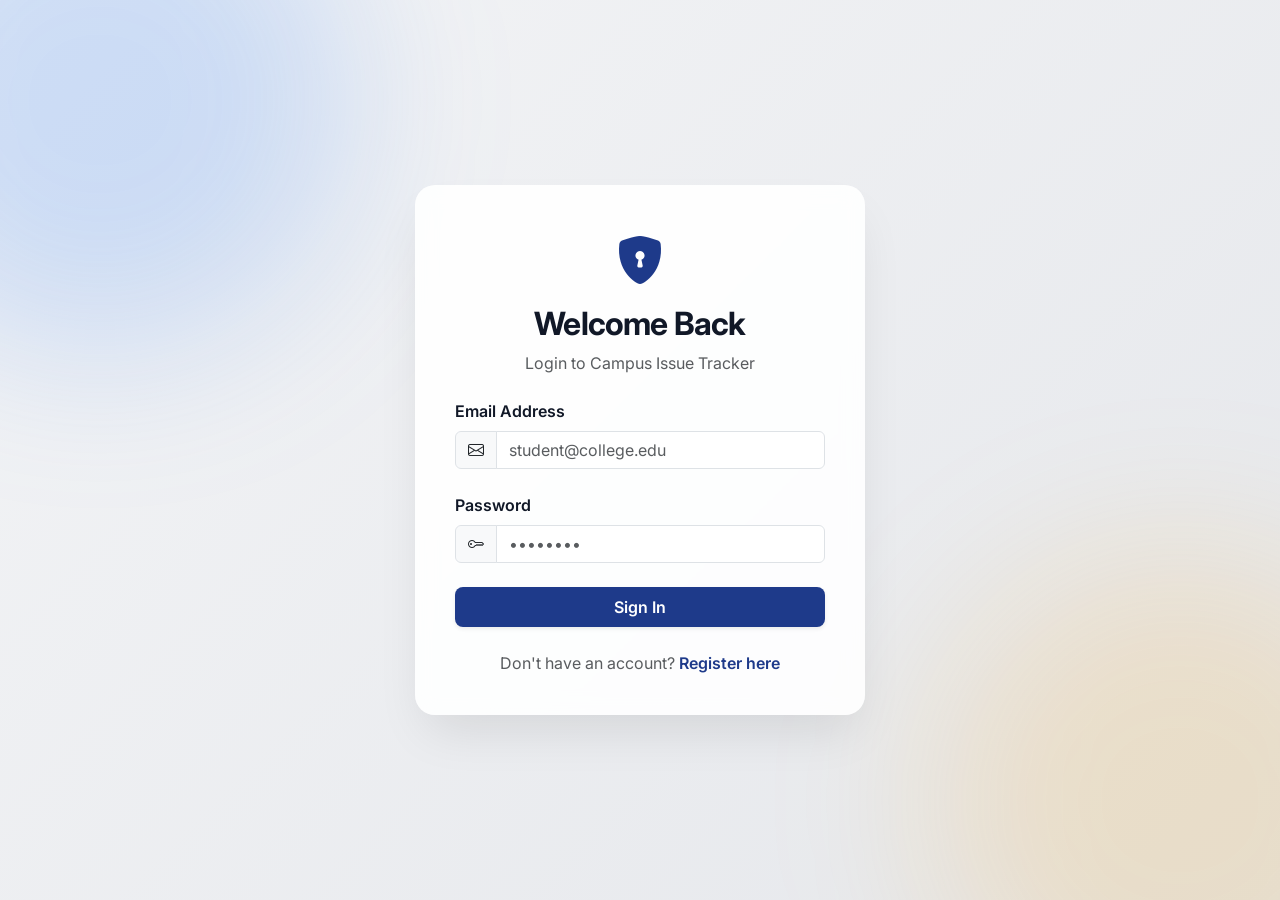
<file: index.html>
<!DOCTYPE html>
<html lang="en">
<head>
    <meta charset="UTF-8">
    <title>Campus Issue Tracker - Redirecting...</title>
    <script src="js/api.js"></script>
    <script>
        // Entry point redirect logic
        document.addEventListener('DOMContentLoaded', () => {
            if (utils.checkAuth()) {
                const user = utils.getUser();
                if (user && (user.role === 'DeptAdmin' || user.role === 'SubDeptAdmin')) {
                    window.location.href = 'admin_dashboard.html';
                } else {
                    window.location.href = 'dashboard.html';
                }
            } else {
                window.location.href = 'login.html';
            }
        });
    </script>
</head>
<body>
    <div style="display:flex; justify-content:center; align-items:center; height:100vh; font-family:sans-serif;">
        <h2>Loading Campus Tracker...</h2>
    </div>
</body>
</html>
</file>
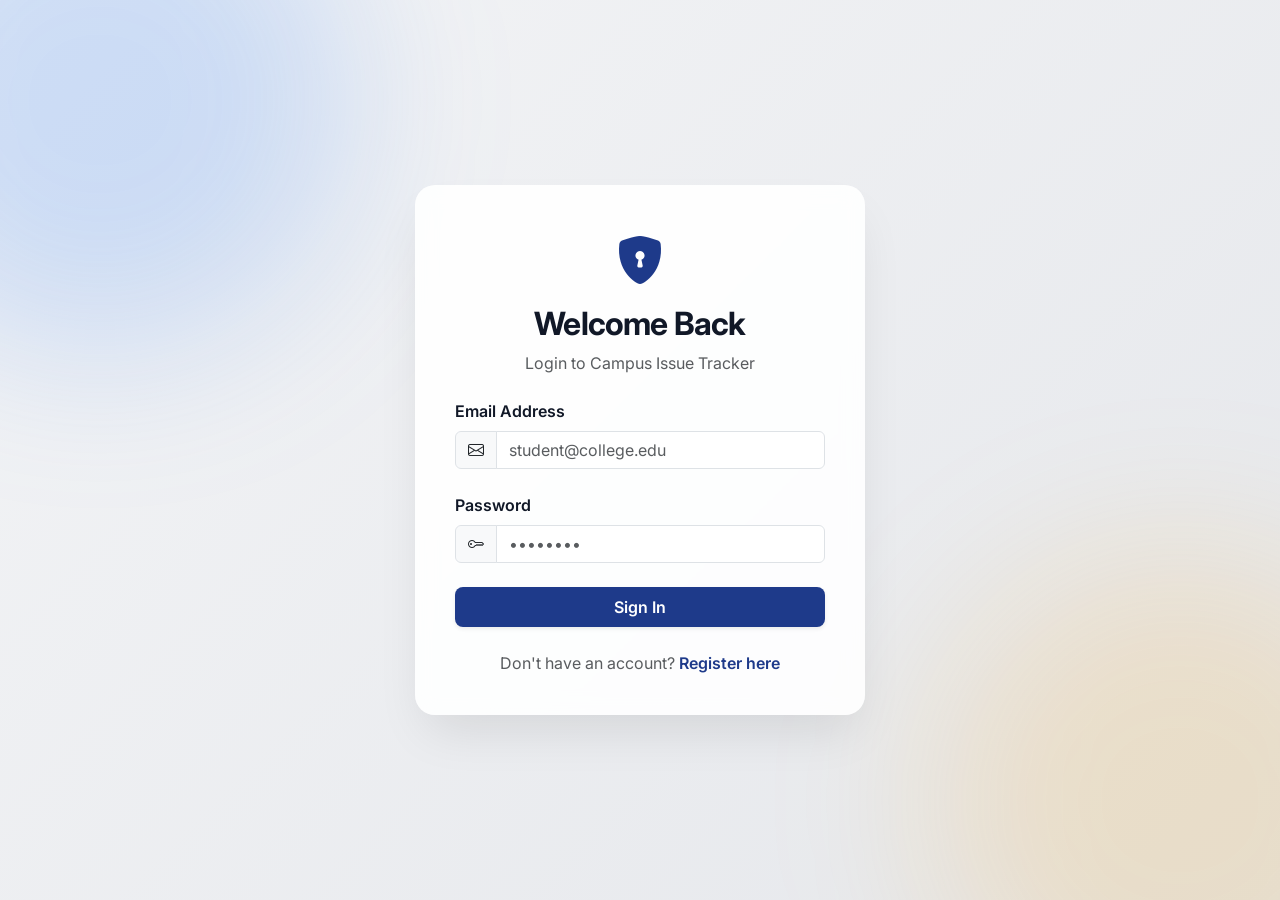
<file: admin_dashboard.html>
<!DOCTYPE html>
<html lang="en">
<head>
    <meta charset="UTF-8">
    <meta name="viewport" content="width=device-width, initial-scale=1.0">
    <title>Admin Dashboard - Campus Issue Tracker</title>
    <!-- Google Fonts -->
    <link href="https://fonts.googleapis.com/css2?family=Inter:wght@300;400;500;600;700;800&display=swap" rel="stylesheet">
    <!-- Bootstrap CSS -->
    <link href="https://cdn.jsdelivr.net/npm/bootstrap@5.3.0/dist/css/bootstrap.min.css" rel="stylesheet">
    <!-- Bootstrap Icons -->
    <link href="https://cdn.jsdelivr.net/npm/bootstrap-icons@1.10.5/font/bootstrap-icons.css" rel="stylesheet">
    <!-- Custom CSS -->
    <link href="css/style.css" rel="stylesheet">
    <style>
        body { background-color: var(--bg-color); }
    </style>
</head>
<body>

    <!-- Navbar -->
    <nav class="navbar navbar-expand-lg navbar-dark navbar-custom sticky-top">
        <div class="container-fluid px-4">
            <a class="navbar-brand" href="admin_dashboard.html">
                <i class="bi bi-shield-shaded text-warning"></i> 
                Admin Portal
            </a>
            <button class="navbar-toggler" type="button" data-bs-toggle="collapse" data-bs-target="#navbarNav">
                <span class="navbar-toggler-icon"></span>
            </button>
            <div class="collapse navbar-collapse" id="navbarNav">
                <ul class="navbar-nav ms-auto align-items-center">
                    <li class="nav-item me-3">
                        <span class="nav-link text-light">Admin: <strong id="userName" class="text-warning">User</strong></span>
                    </li>
                    <li class="nav-item">
                        <button class="btn btn-outline-light btn-sm rounded-pill px-3" onclick="utils.logout()">Logout</button>
                    </li>
                </ul>
            </div>
        </div>
    </nav>

    <div class="container-fluid px-4 dashboard-layout">
        <div class="row">
            <!-- Sidebar Filters -->
            <div class="col-lg-3 mb-4">
                <div class="glass-card p-4 sticky-top" style="top: 100px; z-index: 10;">
                    <h5 class="fw-bold mb-4"><i class="bi bi-funnel me-2"></i>Filters</h5>
                    
                    <form id="filterForm">
                        <div class="mb-3">
                            <label class="form-label fw-semibold text-muted text-uppercase" style="font-size: 0.8rem;">Status</label>
                            <select class="form-select shadow-sm" id="filterStatus">
                                <option value="">All Statuses</option>
                                <option value="Pending">Pending</option>
                                <option value="In Review">In Review</option>
                                <option value="In Progress">In Progress</option>
                                <option value="Resolved">Resolved</option>
                                <option value="Rejected">Rejected</option>
                            </select>
                        </div>
                        
                        <div class="mb-3">
                            <label class="form-label fw-semibold text-muted text-uppercase" style="font-size: 0.8rem;">Priority</label>
                            <select class="form-select shadow-sm" id="filterPriority">
                                <option value="">All Priorities</option>
                                <option value="Urgent">Urgent</option>
                                <option value="High">High</option>
                                <option value="Medium">Medium</option>
                                <option value="Low">Low</option>
                            </select>
                        </div>

                        <div class="mb-4">
                            <label class="form-label fw-semibold text-muted text-uppercase" style="font-size: 0.8rem;">Department</label>
                            <select class="form-select shadow-sm" id="filterDept">
                                <option value="">All My Departments</option>
                                <!-- Populate via JS if Admin can see multiple, otherwise lock to their dept -->
                            </select>
                        </div>
                        
                        <button type="button" class="btn btn-primary-custom w-100" onclick="applyFilters()">
                            Apply Filters
                        </button>
                        <button type="button" class="btn btn-light w-100 mt-2 border shadow-sm" onclick="clearFilters()">
                            Clear Filters
                        </button>
                    </form>
                </div>
            </div>

            <!-- Main Content -->
            <div class="col-lg-9">
                <!-- Overview Stats -->
                <div class="row g-3 mb-4">
                    <div class="col-md-3">
                        <div class="glass-card p-3 text-center">
                            <h3 class="fw-bold text-primary mb-0" id="statTotal">0</h3>
                            <small class="text-muted fw-semibold text-uppercase">Total Tickets</small>
                        </div>
                    </div>
                    <div class="col-md-3">
                        <div class="glass-card p-3 text-center border-bottom border-danger border-3">
                            <h3 class="fw-bold text-danger mb-0" id="statUrgent">0</h3>
                            <small class="text-muted fw-semibold text-uppercase">Urgent</small>
                        </div>
                    </div>
                    <div class="col-md-3">
                        <div class="glass-card p-3 text-center border-bottom border-warning border-3">
                            <h3 class="fw-bold text-warning mb-0" id="statPending">0</h3>
                            <small class="text-muted fw-semibold text-uppercase">Pending</small>
                        </div>
                    </div>
                    <div class="col-md-3">
                        <div class="glass-card p-3 text-center border-bottom border-success border-3">
                            <h3 class="fw-bold text-success mb-0" id="statResolved">0</h3>
                            <small class="text-muted fw-semibold text-uppercase">Resolved</small>
                        </div>
                    </div>
                </div>

                <!-- Tickets List -->
                <div class="glass-card p-0 overflow-hidden fade-in">
                    <div class="bg-white border-bottom p-3 d-flex justify-content-between align-items-center">
                        <h5 class="mb-0 fw-bold"><i class="bi bi-inbox me-2 text-primary"></i>Department Queue</h5>
                        <button class="btn btn-sm btn-outline-secondary" onclick="loadTickets()"><i class="bi bi-arrow-clockwise"></i> Refresh</button>
                    </div>
                    <div class="table-responsive">
                        <table class="table table-hover mb-0 align-middle">
                            <thead class="table-light text-muted" style="font-size: 0.85rem; text-transform: uppercase;">
                                <tr>
                                    <th class="ps-4">Ticket ID</th>
                                    <th>Title & Student</th>
                                    <th>Priority</th>
                                    <th>Status</th>
                                    <th>Created</th>
                                    <th class="text-end pe-4">Manage</th>
                                </tr>
                            </thead>
                            <tbody id="ticketsBody">
                                <tr>
                                    <td colspan="6" class="text-center py-5">
                                        <div class="spinner-border text-primary" role="status">
                                            <span class="visually-hidden">Loading...</span>
                                        </div>
                                    </td>
                                </tr>
                            </tbody>
                        </table>
                    </div>
                </div>
            </div>
        </div>
    </div>

    <!-- Scripts -->
    <script src="https://cdn.jsdelivr.net/npm/bootstrap@5.3.0/dist/js/bootstrap.bundle.min.js"></script>
    <script src="js/api.js"></script>
    <script>
        let allTickets = [];

        document.addEventListener('DOMContentLoaded', async () => {
            if (!utils.checkAuth()) return;
            const user = utils.getUser();
            if (user.role !== 'DeptAdmin' && user.role !== 'SubDeptAdmin') {
                window.location.href = 'dashboard.html';
                return;
            }
            document.getElementById('userName').textContent = user.name + ` (${user.role})`;

            // Load departments for filter
            try {
                const depts = await api.getDepartments();
                const select = document.getElementById('filterDept');
                depts.forEach(d => {
                    // Logic constraint: Admin shouldn't really see other depts unless system-level 
                    // But we'll add them to the select box
                    const opt = document.createElement('option');
                    opt.value = d.id;
                    opt.textContent = d.name;
                    select.appendChild(opt);
                });
            } catch (err) {}

            loadTickets();
        });

        const getStatusBadgeClass = (status) => {
            switch(status) {
                case 'Pending': return 'badge-pending';
                case 'In Review': return 'badge-review';
                case 'In Progress': return 'badge-progress';
                case 'Resolved': return 'badge-resolved';
                case 'Rejected': return 'badge-rejected';
                default: return 'bg-secondary';
            }
        };

        const getPriorityClass = (priority) => {
            switch(priority) {
                case 'Low': return 'priority-low';
                case 'Medium': return 'priority-medium';
                case 'High': return 'priority-high';
                case 'Urgent': return 'priority-urgent';
                default: return 'text-muted';
            }
        };

        async function loadTickets(filters = {}) {
            try {
                const tickets = await api.getTickets(filters);
                allTickets = tickets; // Cache for stats
                renderTickets(tickets);
                updateStats(tickets);
            } catch (err) {
                utils.showToast(err.message, 'error');
            }
        }

        function renderTickets(tickets) {
            const tbody = document.getElementById('ticketsBody');
            if (tickets.length === 0) {
                tbody.innerHTML = `
                    <tr>
                        <td colspan="6" class="text-center py-5">
                            <div class="text-muted">
                                <i class="bi bi-check-circle fs-1 d-block mb-2 text-success"></i>
                                Queue is empty. Great job!
                            </div>
                        </td>
                    </tr>`;
                return;
            }

            tbody.innerHTML = '';
            tickets.forEach(t => {
                const row = document.createElement('tr');
                row.innerHTML = `
                    <td class="ps-4 fw-medium text-primary">#TKT-${t.id.toString().padStart(4, '0')}</td>
                    <td>
                        <div class="fw-bold text-truncate" style="max-width: 250px;" title="${t.title}">${t.title}</div>
                        <small class="text-muted"><i class="bi bi-person me-1"></i>${t.author_name || 'User'} | ${t.department_name}</small>
                    </td>
                    <td><span class="${getPriorityClass(t.priority)}"><i class="bi bi-circle-fill" style="font-size: 0.5rem; vertical-align: middle; margin-right: 4px;"></i>${t.priority}</span></td>
                    <td><span class="badge rounded-pill px-3 py-2 ${getStatusBadgeClass(t.status)}">${t.status}</span></td>
                    <td><small class="text-muted">${utils.formatDate(t.created_at)}</small></td>
                    <td class="text-end pe-4">
                        <a href="ticket_details.html?id=${t.id}" class="btn btn-sm btn-primary-custom px-3">Review</a>
                    </td>
                `;
                tbody.appendChild(row);
            });
        }

        function updateStats(tickets) {
            document.getElementById('statTotal').textContent = tickets.length;
            document.getElementById('statUrgent').textContent = tickets.filter(t => t.priority === 'Urgent').length;
            document.getElementById('statPending').textContent = tickets.filter(t => t.status === 'Pending').length;
            document.getElementById('statResolved').textContent = tickets.filter(t => t.status === 'Resolved').length;
        }

        function applyFilters() {
            const status = document.getElementById('filterStatus').value;
            const priority = document.getElementById('filterPriority').value;
            const dept = document.getElementById('filterDept').value;
            
            const filters = {};
            if (status) filters.status = status;
            if (priority) filters.priority = priority;
            if (dept) filters.department_id = dept;
            
            loadTickets(filters);
        }

        function clearFilters() {
            document.getElementById('filterStatus').value = '';
            document.getElementById('filterPriority').value = '';
            document.getElementById('filterDept').value = '';
            loadTickets();
        }
    </script>
</body>
</html>
</file>
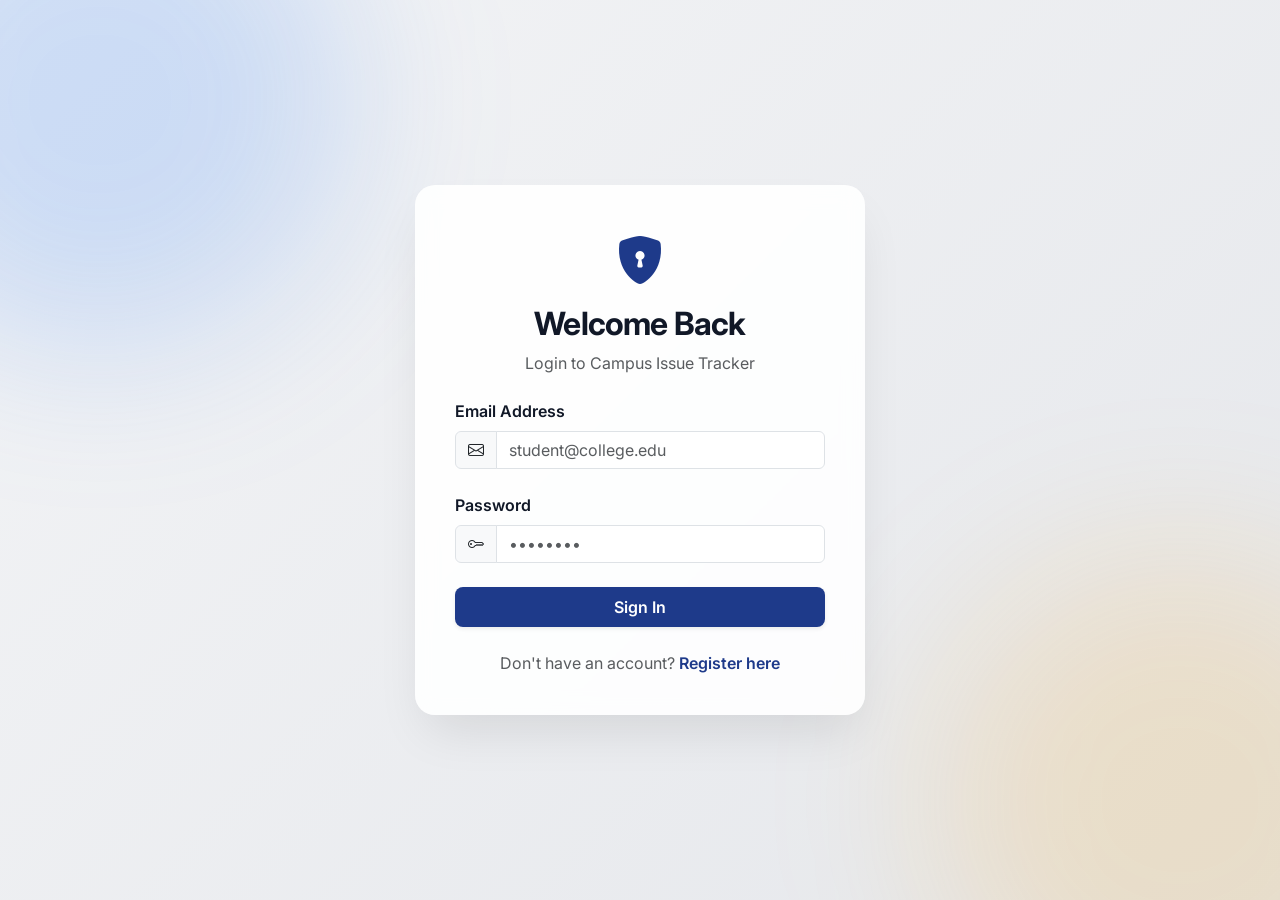
<file: create_ticket.html>
<!DOCTYPE html>
<html lang="en">
<head>
    <meta charset="UTF-8">
    <meta name="viewport" content="width=device-width, initial-scale=1.0">
    <title>Raise a Ticket - Campus Issue Tracker</title>
    <!-- Google Fonts -->
    <link href="https://fonts.googleapis.com/css2?family=Inter:wght@300;400;500;600;700;800&display=swap" rel="stylesheet">
    <!-- Bootstrap CSS -->
    <link href="https://cdn.jsdelivr.net/npm/bootstrap@5.3.0/dist/css/bootstrap.min.css" rel="stylesheet">
    <!-- Bootstrap Icons -->
    <link href="https://cdn.jsdelivr.net/npm/bootstrap-icons@1.10.5/font/bootstrap-icons.css" rel="stylesheet">
    <!-- Custom CSS -->
    <link href="css/style.css" rel="stylesheet">
    <style>
        body { background-color: var(--bg-color); }
    </style>
</head>
<body>

    <!-- Navbar -->
    <nav class="navbar navbar-expand-lg navbar-dark navbar-custom sticky-top">
        <div class="container">
            <a class="navbar-brand" href="dashboard.html">
                <i class="bi bi-mortarboard-fill text-warning"></i> 
                Campus Tracker
            </a>
            <div class="d-flex align-items-center">
                <a href="dashboard.html" class="btn btn-outline-light btn-sm rounded-pill px-3 me-2"><i class="bi bi-arrow-left me-1"></i> Back to Dashboard</a>
            </div>
        </div>
    </nav>

    <div class="container dashboard-layout">
        <div class="row justify-content-center">
            <div class="col-lg-8">
                <div class="glass-card p-5 fade-in">
                    <h3 class="fw-bold mb-1"><i class="bi bi-plus-circle-fill text-primary me-2"></i>Raise a New Ticket</h3>
                    <p class="text-muted mb-4">Please provide detailed information about the issue so we can resolve it quickly.</p>

                    <form id="ticketForm">
                        <div id="errorMsg" class="alert alert-danger d-none" role="alert"></div>
                        
                        <div class="mb-4">
                            <label for="title" class="form-label fw-semibold">Issue Title <span class="text-danger">*</span></label>
                            <input type="text" class="form-control form-control-lg fs-6" id="title" placeholder="E.g., Wi-Fi not working in Library Sector C" required>
                        </div>

                        <div class="row g-4 mb-4">
                            <div class="col-md-4">
                                <label for="department_id" class="form-label fw-semibold">Department <span class="text-danger">*</span></label>
                                <select class="form-select form-select-lg fs-6" id="department_id" required>
                                    <option value="" disabled selected>Select...</option>
                                    <!-- Populated via API -->
                                </select>
                            </div>
                            <div class="col-md-4">
                                <label for="sub_department_id" class="form-label fw-semibold">Sub-Department</label>
                                <select class="form-select form-select-lg fs-6" id="sub_department_id">
                                    <option value="" selected>Select Dept first...</option>
                                </select>
                            </div>
                            <div class="col-md-4">
                                <label for="priority" class="form-label fw-semibold">Priority <span class="text-danger">*</span></label>
                                <select class="form-select form-select-lg fs-6" id="priority" required>
                                    <option value="" disabled selected>Select...</option>
                                    <option value="Low" class="text-success fw-bold">Low</option>
                                    <option value="Medium" class="text-info fw-bold">Medium</option>
                                    <option value="High" class="text-warning fw-bold">High</option>
                                    <option value="Urgent" class="text-danger fw-bold">Urgent</option>
                                </select>
                            </div>
                        </div>

                        <div class="mb-4">
                            <label for="description" class="form-label fw-semibold">Description <span class="text-danger">*</span></label>
                            <textarea class="form-control" id="description" rows="5" placeholder="Provide as much detail as possible..." required></textarea>
                        </div>
                        
                        <div class="mb-5">
                            <label class="form-label fw-semibold">Attachments (Optional)</label>
                            <div class="border rounded p-4 text-center bg-light" style="border-style: dashed !important; border-width: 2px !important; border-color: #ccc !important;">
                                <i class="bi bi-cloud-arrow-up text-primary" style="font-size: 2rem;"></i>
                                <p class="mt-2 mb-2 fw-medium">Drag & drop files or click to browse</p>
                                <p class="text-muted small mb-3">Supported formats: JPG, PNG, PDF, DOCX (Max 16MB)</p>
                                <input type="file" class="form-control w-75 mx-auto" id="file" accept=".png,.jpg,.jpeg,.pdf,.doc,.docx">
                            </div>
                        </div>

                        <div class="d-flex justify-content-end gap-3 border-top pt-4">
                            <a href="dashboard.html" class="btn btn-light border px-4">Cancel</a>
                            <button type="submit" class="btn btn-primary-custom px-5 d-flex align-items-center gap-2">
                                <span id="btnText">Submit Ticket</span>
                                <div id="spinner" class="spinner-border spinner-border-sm d-none" role="status"></div>
                            </button>
                        </div>
                    </form>
                </div>
            </div>
        </div>
    </div>

    <!-- Scripts -->
    <script src="https://cdn.jsdelivr.net/npm/bootstrap@5.3.0/dist/js/bootstrap.bundle.min.js"></script>
    <script src="js/api.js"></script>
    <script>
        document.addEventListener('DOMContentLoaded', async () => {
            if (!utils.checkAuth()) return;

            // Load departments
            try {
                const depts = await api.getDepartments();
                const select = document.getElementById('department_id');
                depts.forEach(d => {
                    const opt = document.createElement('option');
                    opt.value = d.id;
                    opt.textContent = d.name;
                    select.appendChild(opt);
                });
            } catch (err) {
                console.error('Failed to load departments', err);
            }
        });

        document.getElementById('department_id').addEventListener('change', async (e) => {
            const deptId = e.target.value;
            const subSelect = document.getElementById('sub_department_id');
            subSelect.innerHTML = '<option value="" selected>Loading...</option>';
            
            try {
                const subDepts = await api.getSubDepartments(deptId);
                subSelect.innerHTML = '<option value="" selected>Select (Optional)</option>';
                subDepts.forEach(sub => {
                    const opt = document.createElement('option');
                    opt.value = sub.id;
                    opt.textContent = sub.name;
                    subSelect.appendChild(opt);
                });
            } catch (err) {
                subSelect.innerHTML = '<option value="" selected>None found</option>';
            }
        });

        document.getElementById('ticketForm').addEventListener('submit', async (e) => {
            e.preventDefault();
            
            const errorMsg = document.getElementById('errorMsg');
            const submitBtn = document.querySelector('button[type="submit"]');
            const btnText = document.getElementById('btnText');
            const spinner = document.getElementById('spinner');
            
            errorMsg.classList.add('d-none');
            submitBtn.disabled = true;
            btnText.textContent = 'Submitting...';
            spinner.classList.remove('d-none');
            
            const formData = new FormData();
            formData.append('title', document.getElementById('title').value);
            formData.append('description', document.getElementById('description').value);
            formData.append('department_id', document.getElementById('department_id').value);
            
            const subDept = document.getElementById('sub_department_id').value;
            if (subDept) formData.append('sub_department_id', subDept);
            
            formData.append('priority', document.getElementById('priority').value);
            
            const fileInput = document.getElementById('file');
            if (fileInput.files.length > 0) {
                formData.append('file', fileInput.files[0]);
            }
            
            try {
                const res = await api.createTicket(formData);
                utils.showToast('Ticket created successfully!', 'success');
                setTimeout(() => {
                    window.location.href = 'dashboard.html';
                }, 1500);
            } catch (err) {
                errorMsg.textContent = err.message;
                errorMsg.classList.remove('d-none');
                submitBtn.disabled = false;
                btnText.textContent = 'Submit Ticket';
                spinner.classList.add('d-none');
            }
        });
    </script>
</body>
</html>
</file>
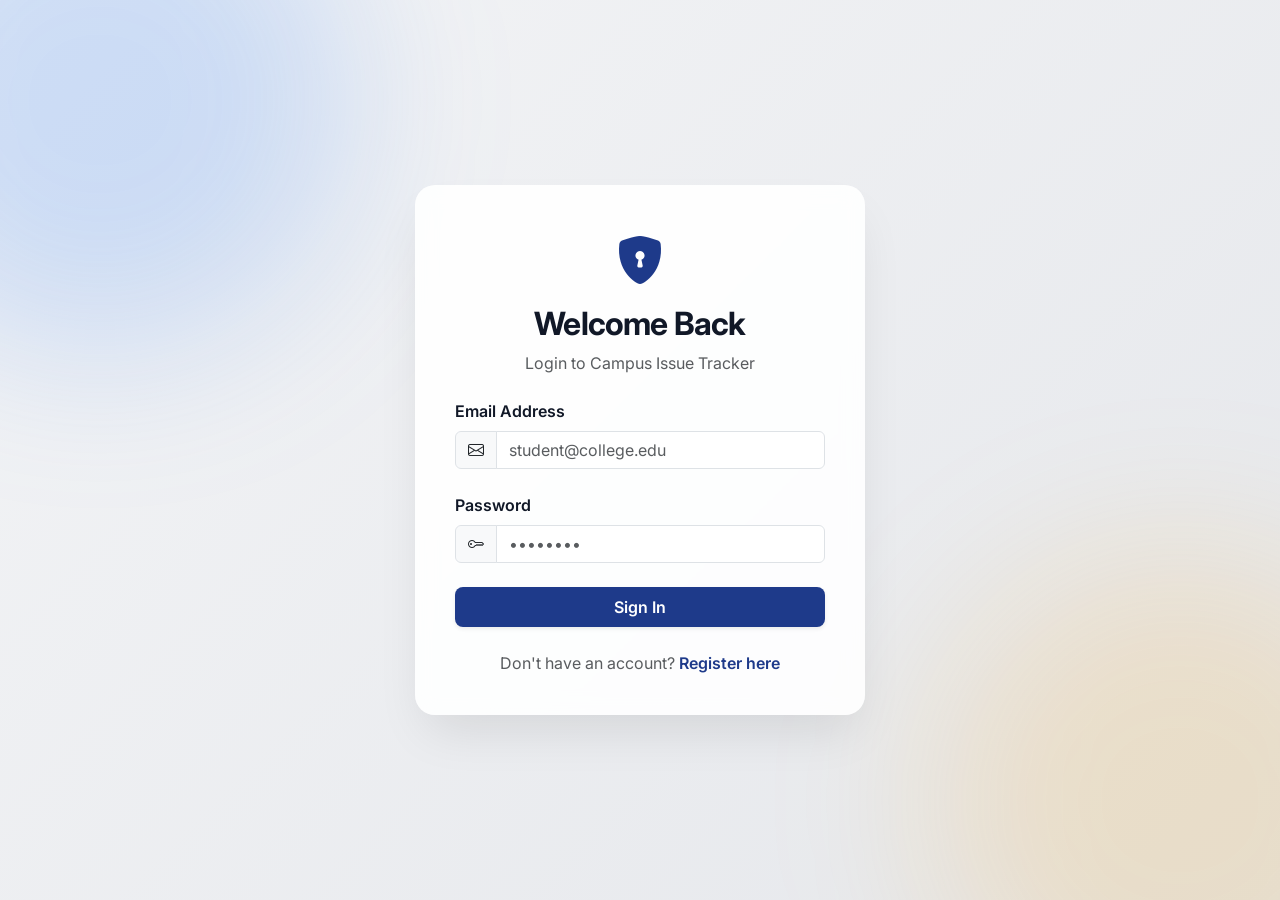
<file: dashboard.html>
<!DOCTYPE html>
<html lang="en">
<head>
    <meta charset="UTF-8">
    <meta name="viewport" content="width=device-width, initial-scale=1.0">
    <title>Dashboard - Campus Issue Tracker</title>
    <!-- Google Fonts -->
    <link href="https://fonts.googleapis.com/css2?family=Inter:wght@300;400;500;600;700;800&display=swap" rel="stylesheet">
    <!-- Bootstrap CSS -->
    <link href="https://cdn.jsdelivr.net/npm/bootstrap@5.3.0/dist/css/bootstrap.min.css" rel="stylesheet">
    <!-- Bootstrap Icons -->
    <link href="https://cdn.jsdelivr.net/npm/bootstrap-icons@1.10.5/font/bootstrap-icons.css" rel="stylesheet">
    <!-- Custom CSS -->
    <link href="css/style.css" rel="stylesheet">
    <style>
        body { background-color: var(--bg-color); }
    </style>
</head>
<body>

    <!-- Navbar -->
    <nav class="navbar navbar-expand-lg navbar-dark navbar-custom sticky-top">
        <div class="container">
            <a class="navbar-brand" href="dashboard.html">
                <i class="bi bi-mortarboard-fill text-warning"></i> 
                Campus Tracker
            </a>
            <button class="navbar-toggler" type="button" data-bs-toggle="collapse" data-bs-target="#navbarNav">
                <span class="navbar-toggler-icon"></span>
            </button>
            <div class="collapse navbar-collapse" id="navbarNav">
                <ul class="navbar-nav ms-auto align-items-center">
                    <li class="nav-item me-3">
                        <span class="nav-link text-light">Welcome, <strong id="userName">User</strong></span>
                    </li>
                    <li class="nav-item">
                        <button class="btn btn-outline-light btn-sm rounded-pill px-3" onclick="utils.logout()">Logout</button>
                    </li>
                </ul>
            </div>
        </div>
    </nav>

    <div class="container dashboard-layout">
        <div class="row mb-4 align-items-center">
            <div class="col-md-6">
                <h2 class="fw-bold mb-0">My Dashboard</h2>
                <p class="text-muted">Overview of your recent activity</p>
            </div>
            <div class="col-md-6 text-md-end mt-3 mt-md-0">
                <a href="create_ticket.html" class="btn btn-primary-custom">
                    <i class="bi bi-plus-circle me-2"></i> Raise New Ticket
                </a>
            </div>
        </div>

        <!-- Overview Cards -->
        <div class="row g-4 mb-5">
            <div class="col-md-4">
                <div class="glass-card p-4 d-flex align-items-center">
                    <div class="bg-primary text-white rounded-circle d-flex align-items-center justify-content-center me-3" style="width: 60px; height: 60px; font-size: 1.5rem;">
                        <i class="bi bi-ticket-detailed"></i>
                    </div>
                    <div>
                        <h6 class="text-muted mb-1 text-uppercase fw-bold" style="font-size: 0.8rem;">Total Raised</h6>
                        <h3 class="mb-0 fw-bold" id="totalCount">0</h3>
                    </div>
                </div>
            </div>
            <div class="col-md-4">
                <div class="glass-card p-4 d-flex align-items-center border-bottom border-warning border-4">
                    <div class="bg-warning text-white rounded-circle d-flex align-items-center justify-content-center me-3" style="width: 60px; height: 60px; font-size: 1.5rem;">
                        <i class="bi bi-hourglass-split"></i>
                    </div>
                    <div>
                        <h6 class="text-muted mb-1 text-uppercase fw-bold" style="font-size: 0.8rem;">Pending / Progress</h6>
                        <h3 class="mb-0 fw-bold" id="activeCount">0</h3>
                    </div>
                </div>
            </div>
            <div class="col-md-4">
                <div class="glass-card p-4 d-flex align-items-center border-bottom border-success border-4">
                    <div class="bg-success text-white rounded-circle d-flex align-items-center justify-content-center me-3" style="width: 60px; height: 60px; font-size: 1.5rem;">
                        <i class="bi bi-check-circle"></i>
                    </div>
                    <div>
                        <h6 class="text-muted mb-1 text-uppercase fw-bold" style="font-size: 0.8rem;">Resolved</h6>
                        <h3 class="mb-0 fw-bold" id="resolvedCount">0</h3>
                    </div>
                </div>
            </div>
        </div>

        <!-- Tickets Table -->
        <div class="glass-card p-0 overflow-hidden fade-in" style="animation-delay: 0.2s;">
            <div class="bg-white border-bottom p-3 d-flex justify-content-between align-items-center">
                <h5 class="mb-0 fw-bold"><i class="bi bi-list-ul me-2 text-primary"></i>My Recent Tickets</h5>
                <button class="btn btn-sm btn-outline-secondary" onclick="loadTickets()"><i class="bi bi-arrow-clockwise"></i> Refresh</button>
            </div>
            <div class="table-responsive">
                <table class="table table-hover mb-0 align-middle">
                    <thead class="table-light text-muted" style="font-size: 0.85rem; text-transform: uppercase;">
                        <tr>
                            <th class="ps-4">Ticket ID</th>
                            <th>Title & Department</th>
                            <th>Priority</th>
                            <th>Status</th>
                            <th>Created</th>
                            <th class="text-end pe-4">Action</th>
                        </tr>
                    </thead>
                    <tbody id="ticketsBody">
                        <!-- Loading State -->
                        <tr>
                            <td colspan="6" class="text-center py-5">
                                <div class="spinner-border text-primary" role="status">
                                    <span class="visually-hidden">Loading...</span>
                                </div>
                                <p class="text-muted mt-2 mb-0">Loading your tickets...</p>
                            </td>
                        </tr>
                    </tbody>
                </table>
            </div>
        </div>
    </div>

    <!-- Scripts -->
    <script src="https://cdn.jsdelivr.net/npm/bootstrap@5.3.0/dist/js/bootstrap.bundle.min.js"></script>
    <script src="js/api.js"></script>
    <script>
        document.addEventListener('DOMContentLoaded', () => {
            if (!utils.checkAuth()) return;
            const user = utils.getUser();
            document.getElementById('userName').textContent = user.name;
            loadTickets();
        });

        const getStatusBadgeClass = (status) => {
            switch(status) {
                case 'Pending': return 'badge-pending';
                case 'In Review': return 'badge-review';
                case 'In Progress': return 'badge-progress';
                case 'Resolved': return 'badge-resolved';
                case 'Rejected': return 'badge-rejected';
                default: return 'bg-secondary';
            }
        };

        const getPriorityClass = (priority) => {
            switch(priority) {
                case 'Low': return 'priority-low';
                case 'Medium': return 'priority-medium';
                case 'High': return 'priority-high';
                case 'Urgent': return 'priority-urgent';
                default: return 'text-muted';
            }
        };

        async function loadTickets() {
            try {
                const tickets = await api.getTickets();
                const tbody = document.getElementById('ticketsBody');
                
                // Update stats
                document.getElementById('totalCount').textContent = tickets.length;
                document.getElementById('activeCount').textContent = tickets.filter(t => ['Pending', 'In Review', 'In Progress'].includes(t.status)).length;
                document.getElementById('resolvedCount').textContent = tickets.filter(t => t.status === 'Resolved').length;

                if (tickets.length === 0) {
                    tbody.innerHTML = `
                        <tr>
                            <td colspan="6" class="text-center py-5">
                                <div class="text-muted">
                                    <i class="bi bi-inbox fs-1 d-block mb-2"></i>
                                    No tickets found. Raise a new ticket to get started.
                                </div>
                            </td>
                        </tr>`;
                    return;
                }

                tbody.innerHTML = '';
                tickets.forEach(t => {
                    const row = document.createElement('tr');
                    
                    row.innerHTML = `
                        <td class="ps-4 fw-medium text-primary">#TKT-${t.id.toString().padStart(4, '0')}</td>
                        <td>
                            <div class="fw-bold">${t.title}</div>
                            <small class="text-muted"><i class="bi bi-building me-1"></i>${t.department_name}</small>
                        </td>
                        <td><span class="${getPriorityClass(t.priority)}"><i class="bi bi-circle-fill" style="font-size: 0.5rem; vertical-align: middle; margin-right: 4px;"></i>${t.priority}</span></td>
                        <td><span class="badge rounded-pill px-3 py-2 ${getStatusBadgeClass(t.status)}">${t.status}</span></td>
                        <td><small class="text-muted">${utils.formatDate(t.created_at)}</small></td>
                        <td class="text-end pe-4">
                            <a href="ticket_details.html?id=${t.id}" class="btn btn-sm btn-light border shadow-sm">View <i class="bi bi-arrow-right ms-1"></i></a>
                        </td>
                    `;
                    tbody.appendChild(row);
                });
            } catch (err) {
                utils.showToast(err.message, 'error');
            }
        }
    </script>
</body>
</html>
</file>
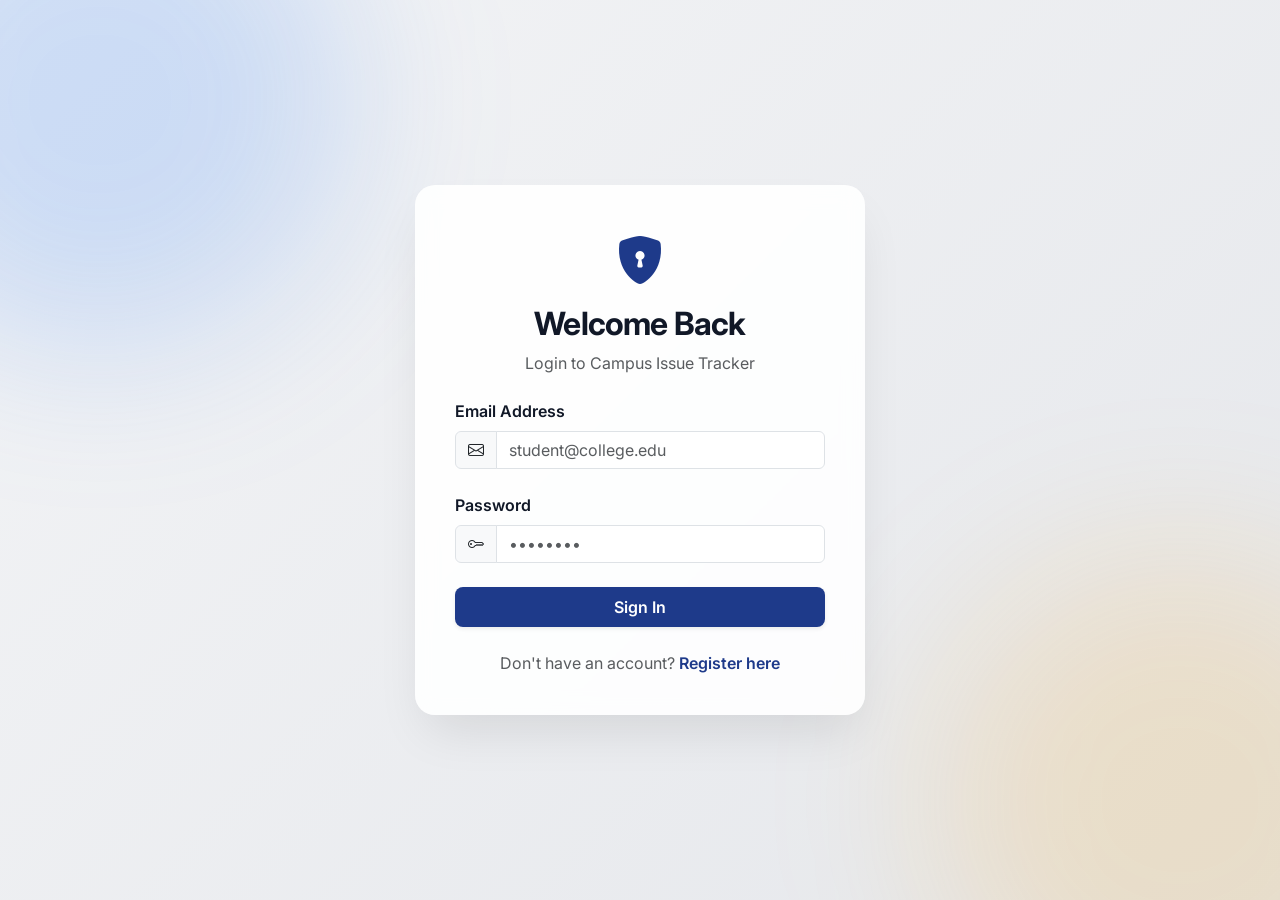
<file: login.html>
<!DOCTYPE html>
<html lang="en">
<head>
    <meta charset="UTF-8">
    <meta name="viewport" content="width=device-width, initial-scale=1.0">
    <title>Login - Campus Issue Tracker</title>
    <!-- Google Fonts -->
    <link href="https://fonts.googleapis.com/css2?family=Inter:wght@300;400;500;600;700;800&display=swap" rel="stylesheet">
    <!-- Bootstrap CSS -->
    <link href="https://cdn.jsdelivr.net/npm/bootstrap@5.3.0/dist/css/bootstrap.min.css" rel="stylesheet">
    <!-- Bootstrap Icons -->
    <link href="https://cdn.jsdelivr.net/npm/bootstrap-icons@1.10.5/font/bootstrap-icons.css" rel="stylesheet">
    <!-- Custom CSS -->
    <link href="css/style.css" rel="stylesheet">
</head>
<body>

    <div class="auth-container">
        <div class="auth-card fade-in">
            <div class="text-center mb-4">
                <i class="bi bi-shield-lock-fill" style="font-size: 3rem; color: var(--primary-color);"></i>
                <h2 class="mt-2 fw-bold">Welcome Back</h2>
                <p class="text-muted">Login to Campus Issue Tracker</p>
            </div>

            <form id="loginForm">
                <div id="errorMsg" class="alert alert-danger d-none" role="alert"></div>
                
                <div class="mb-4">
                    <label for="email" class="form-label fw-semibold">Email Address</label>
                    <div class="input-group">
                        <span class="input-group-text bg-light"><i class="bi bi-envelope"></i></span>
                        <input type="email" class="form-control" id="email" placeholder="student@college.edu" required>
                    </div>
                </div>
                
                <div class="mb-4">
                    <label for="password" class="form-label fw-semibold">Password</label>
                    <div class="input-group">
                        <span class="input-group-text bg-light"><i class="bi bi-key"></i></span>
                        <input type="password" class="form-control" id="password" placeholder="••••••••" required>
                    </div>
                </div>
                
                <button type="submit" class="btn btn-primary-custom w-100 py-2 mb-3 shadow-sm rounded-3 d-flex justify-content-center align-items-center gap-2">
                    <span id="loginBtnText">Sign In</span>
                    <div id="loginSpinner" class="spinner-border spinner-border-sm d-none" role="status">
                        <span class="visually-hidden">Loading...</span>
                    </div>
                </button>
            </form>
            
            <div class="text-center mt-4">
                <p class="mb-0 text-muted">Don't have an account? <a href="register.html" class="text-decoration-none fw-semibold" style="color: var(--primary-color);">Register here</a></p>
            </div>
        </div>
    </div>

    <!-- Bootstrap Bundle with Popper -->
    <script src="https://cdn.jsdelivr.net/npm/bootstrap@5.3.0/dist/js/bootstrap.bundle.min.js"></script>
    <script src="js/api.js"></script>
    <script>
        document.addEventListener('DOMContentLoaded', () => {
            if (utils.checkAuth()) {
                const user = utils.getUser();
                if (user && (user.role === 'DeptAdmin' || user.role === 'SubDeptAdmin')) {
                    window.location.href = 'admin_dashboard.html';
                } else {
                    window.location.href = 'dashboard.html';
                }
            }
        });

        document.getElementById('loginForm').addEventListener('submit', async (e) => {
            e.preventDefault();
            const email = document.getElementById('email').value;
            const password = document.getElementById('password').value;
            const errorMsg = document.getElementById('errorMsg');
            const btnText = document.getElementById('loginBtnText');
            const spinner = document.getElementById('loginSpinner');
            const submitBtn = document.querySelector('button[type="submit"]');
            
            errorMsg.classList.add('d-none');
            submitBtn.disabled = true;
            btnText.textContent = 'Signing in...';
            spinner.classList.remove('d-none');
            
            try {
                const data = await api.login(email, password);
                localStorage.setItem('access_token', data.access_token);
                localStorage.setItem('user', JSON.stringify(data.user));
                
                // Redirect based on role
                if (data.user.role === 'DeptAdmin' || data.user.role === 'SubDeptAdmin') {
                    window.location.href = 'admin_dashboard.html';
                } else {
                    window.location.href = 'dashboard.html';
                }
            } catch (err) {
                errorMsg.textContent = err.message;
                errorMsg.classList.remove('d-none');
            } finally {
                submitBtn.disabled = false;
                btnText.textContent = 'Sign In';
                spinner.classList.add('d-none');
            }
        });
    </script>
</body>
</html>
</file>
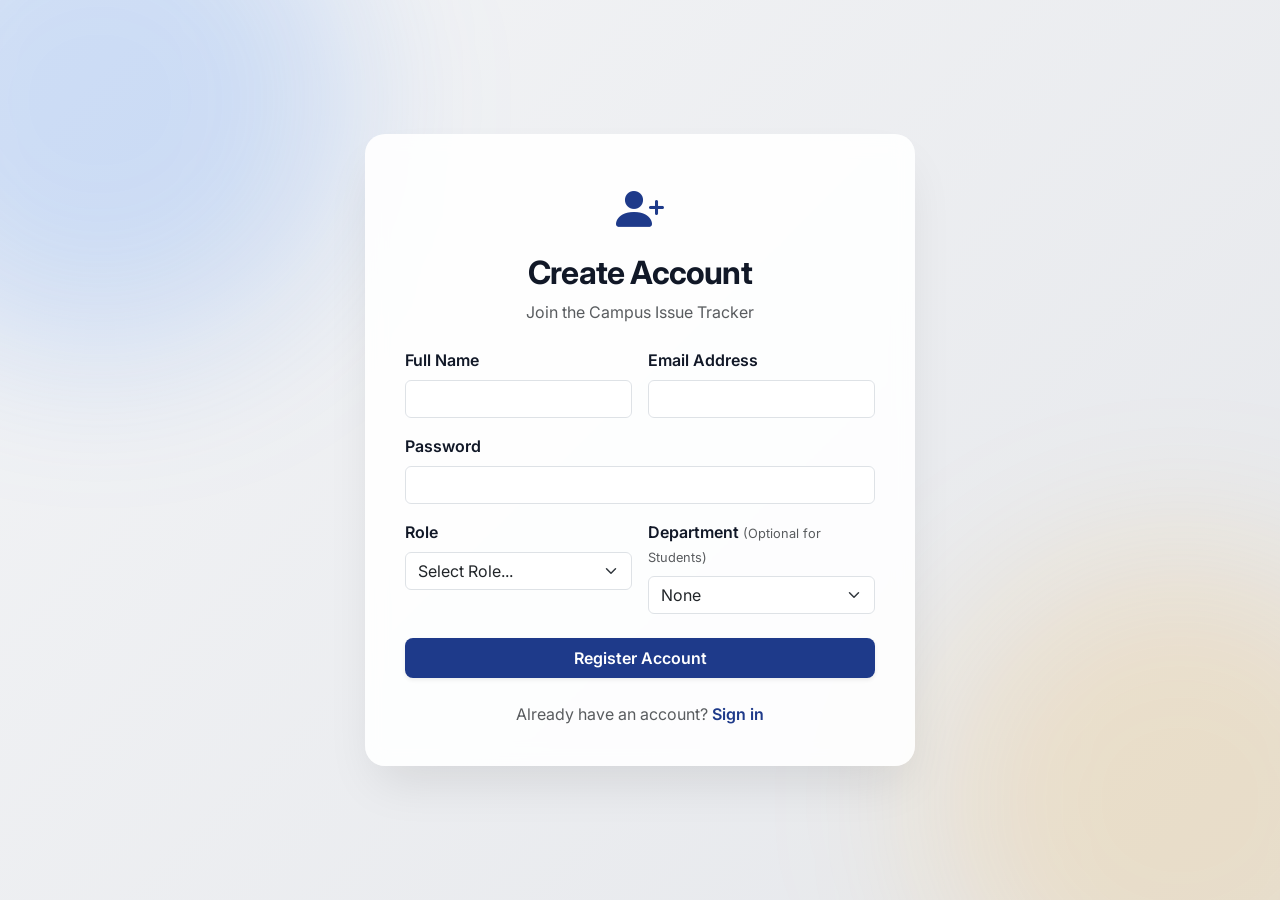
<file: register.html>
<!DOCTYPE html>
<html lang="en">
<head>
    <meta charset="UTF-8">
    <meta name="viewport" content="width=device-width, initial-scale=1.0">
    <title>Register - Campus Issue Tracker</title>
    <!-- Google Fonts -->
    <link href="https://fonts.googleapis.com/css2?family=Inter:wght@300;400;500;600;700;800&display=swap" rel="stylesheet">
    <!-- Bootstrap CSS -->
    <link href="https://cdn.jsdelivr.net/npm/bootstrap@5.3.0/dist/css/bootstrap.min.css" rel="stylesheet">
    <!-- Bootstrap Icons -->
    <link href="https://cdn.jsdelivr.net/npm/bootstrap-icons@1.10.5/font/bootstrap-icons.css" rel="stylesheet">
    <!-- Custom CSS -->
    <link href="css/style.css" rel="stylesheet">
</head>
<body>

    <div class="auth-container py-5">
        <div class="auth-card fade-in" style="max-width: 550px;">
            <div class="text-center mb-4">
                <i class="bi bi-person-plus-fill" style="font-size: 3rem; color: var(--primary-color);"></i>
                <h2 class="mt-2 fw-bold">Create Account</h2>
                <p class="text-muted">Join the Campus Issue Tracker</p>
            </div>

            <form id="registerForm">
                <div id="errorMsg" class="alert alert-danger d-none" role="alert"></div>
                
                <div class="row g-3 mb-3">
                    <div class="col-md-6">
                        <label for="name" class="form-label fw-semibold">Full Name</label>
                        <input type="text" class="form-control" id="name" required>
                    </div>
                    <div class="col-md-6">
                        <label for="email" class="form-label fw-semibold">Email Address</label>
                        <input type="email" class="form-control" id="email" required>
                    </div>
                </div>
                
                <div class="mb-3">
                    <label for="password" class="form-label fw-semibold">Password</label>
                    <input type="password" class="form-control" id="password" required>
                </div>

                <div class="row g-3 mb-4">
                    <div class="col-md-6">
                        <label for="role" class="form-label fw-semibold">Role</label>
                        <select class="form-select" id="role" required>
                            <option value="" disabled selected>Select Role...</option>
                            <option value="Student">Student</option>
                            <option value="Faculty">Faculty</option>
                            <option value="DeptAdmin">Department Admin</option>
                            <option value="SubDeptAdmin">Sub-Department Admin</option>
                        </select>
                    </div>
                    <!-- Department only visible/required for certain roles in a real app, but we'll show it for all for simplicity -->
                    <div class="col-md-6">
                        <label for="department_id" class="form-label fw-semibold">Department <span class="text-muted" style="font-weight:normal; font-size: 0.8em;">(Optional for Students)</span></label>
                        <select class="form-select" id="department_id">
                            <option value="">None</option>
                        </select>
                    </div>
                </div>
                
                <button type="submit" class="btn btn-primary-custom w-100 py-2 mb-3 mt-2 shadow-sm rounded-3 d-flex justify-content-center align-items-center gap-2">
                    <span id="regBtnText">Register Account</span>
                    <div id="regSpinner" class="spinner-border spinner-border-sm d-none" role="status">
                        <span class="visually-hidden">Loading...</span>
                    </div>
                </button>
            </form>
            
            <div class="text-center mt-4">
                <p class="mb-0 text-muted">Already have an account? <a href="login.html" class="text-decoration-none fw-semibold" style="color: var(--primary-color);">Sign in</a></p>
            </div>
        </div>
    </div>

    <script src="https://cdn.jsdelivr.net/npm/bootstrap@5.3.0/dist/js/bootstrap.bundle.min.js"></script>
    <script src="js/api.js"></script>
    <script>
        document.addEventListener('DOMContentLoaded', async () => {
            // Check auth
            if (localStorage.getItem('access_token')) {
                window.location.href = 'index.html';
            }

            // Load departments
            try {
                const depts = await api.getDepartments();
                const select = document.getElementById('department_id');
                depts.forEach(d => {
                    const opt = document.createElement('option');
                    opt.value = d.id;
                    opt.textContent = d.name;
                    select.appendChild(opt);
                });
            } catch (err) {
                console.error('Failed to load departments', err);
            }
        });

        document.getElementById('registerForm').addEventListener('submit', async (e) => {
            e.preventDefault();
            const name = document.getElementById('name').value;
            const email = document.getElementById('email').value;
            const password = document.getElementById('password').value;
            const role = document.getElementById('role').value;
            const department_id = document.getElementById('department_id').value;
            
            const errorMsg = document.getElementById('errorMsg');
            const btnText = document.getElementById('regBtnText');
            const spinner = document.getElementById('regSpinner');
            const submitBtn = document.querySelector('button[type="submit"]');
            
            errorMsg.classList.add('d-none');
            submitBtn.disabled = true;
            btnText.textContent = 'Registering...';
            spinner.classList.remove('d-none');
            
            const userData = { name, email, password, role };
            if (department_id) userData.department_id = parseInt(department_id);
            
            try {
                await api.register(userData);
                // After successful registration, login automatically or redirect to login
                const loginData = await api.login(email, password);
                localStorage.setItem('access_token', loginData.access_token);
                localStorage.setItem('user', JSON.stringify(loginData.user));
                
                if (loginData.user.role === 'DeptAdmin' || loginData.user.role === 'SubDeptAdmin') {
                    window.location.href = 'admin_dashboard.html';
                } else {
                    window.location.href = 'dashboard.html';
                }
            } catch (err) {
                errorMsg.textContent = err.message;
                errorMsg.classList.remove('d-none');
            } finally {
                submitBtn.disabled = false;
                btnText.textContent = 'Register Account';
                spinner.classList.add('d-none');
            }
        });
    </script>
</body>
</html>
</file>
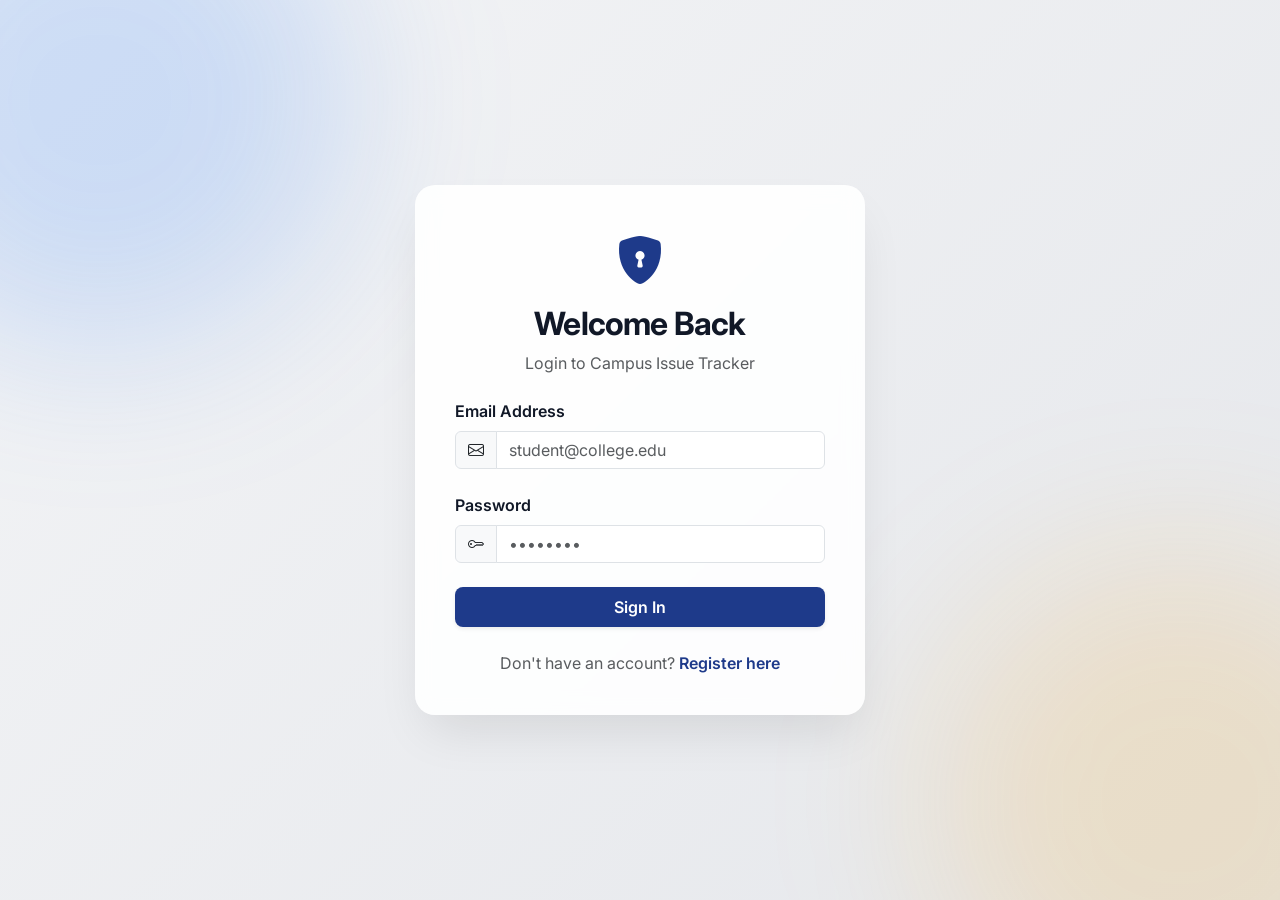
<file: ticket_details.html>
<!DOCTYPE html>
<html lang="en">
<head>
    <meta charset="UTF-8">
    <meta name="viewport" content="width=device-width, initial-scale=1.0">
    <title>Ticket Details - Campus Issue Tracker</title>
    <!-- Google Fonts -->
    <link href="https://fonts.googleapis.com/css2?family=Inter:wght@300;400;500;600;700;800&display=swap" rel="stylesheet">
    <!-- Bootstrap CSS -->
    <link href="https://cdn.jsdelivr.net/npm/bootstrap@5.3.0/dist/css/bootstrap.min.css" rel="stylesheet">
    <!-- Bootstrap Icons -->
    <link href="https://cdn.jsdelivr.net/npm/bootstrap-icons@1.10.5/font/bootstrap-icons.css" rel="stylesheet">
    <!-- Custom CSS -->
    <link href="css/style.css" rel="stylesheet">
    <style>
        body { background-color: var(--bg-color); }
        .timeline-container { position: relative; padding-left: 2rem; }
        .timeline-container::before { content: ''; position: absolute; left: 0.5rem; top: 0; bottom: 0; width: 2px; background-color: #e5e7eb; }
        .comment-item { position: relative; margin-bottom: 2rem; }
        .comment-item::before { content: ''; position: absolute; left: -2rem; top: 0.25rem; width: 1rem; height: 1rem; border-radius: 50%; background-color: var(--primary-color); border: 3px solid white; box-shadow: 0 0 0 2px var(--primary-color); z-index: 2; }
        .comment-item.system::before { background-color: var(--secondary-color); box-shadow: 0 0 0 2px var(--secondary-color); }
    </style>
</head>
<body>

    <!-- Navbar -->
    <nav class="navbar navbar-expand-lg navbar-dark navbar-custom sticky-top">
        <div class="container">
            <a class="navbar-brand" href="#" id="homeLink">
                <i class="bi bi-mortarboard-fill text-warning"></i> 
                Campus Tracker
            </a>
            <div class="d-flex align-items-center">
                <a href="#" id="backLink" class="btn btn-outline-light btn-sm rounded-pill px-3 me-2"><i class="bi bi-arrow-left me-1"></i> Back</a>
            </div>
        </div>
    </nav>

    <div class="container dashboard-layout">
        <div id="loadingState" class="text-center py-5">
            <div class="spinner-border text-primary shadow" role="status" style="width: 3rem; height: 3rem;">
                <span class="visually-hidden">Loading...</span>
            </div>
            <h4 class="mt-3 text-muted">Loading Ticket Data...</h4>
        </div>

        <div id="ticketContent" class="d-none">
            <!-- Header section -->
            <div class="d-flex justify-content-between align-items-sm-center flex-column flex-sm-row mb-4">
                <div>
                    <h2 class="fw-bold mb-1" id="ticketTitle">Ticket Title</h2>
                    <p class="text-muted mb-0">
                        <span id="ticketId" class="badge bg-light text-dark border me-2 py-1 px-2"></span>
                        Raised by <strong id="ticketAuthor"></strong> on <span id="ticketDate"></span>
                    </p>
                </div>
                <!-- Admin Actions Panel -->
                <div id="adminPanel" class="d-none mt-3 mt-sm-0 glass-card p-3 shadow-sm border-0 bg-white">
                    <label class="form-label mb-1 fw-bold text-primary small text-uppercase">Update Status</label>
                    <div class="input-group input-group-sm">
                        <select class="form-select fw-semibold" id="statusSelect">
                            <option value="Pending">Pending</option>
                            <option value="In Review">In Review</option>
                            <option value="In Progress">In Progress</option>
                            <option value="Resolved">Resolved</option>
                            <option value="Rejected">Rejected</option>
                        </select>
                        <button class="btn btn-primary-custom px-3 py-1" onclick="updateStatus()"><i class="bi bi-check2"></i> Save</button>
                    </div>
                </div>
            </div>

            <div class="row g-4">
                <!-- Left Column (Details) -->
                <div class="col-lg-4 order-lg-2">
                    <div class="glass-card p-4 sticky-top" style="top: 100px;">
                        <h5 class="fw-bold border-bottom pb-2 mb-3"><i class="bi bi-info-circle me-2 text-primary"></i>Information</h5>
                        
                        <div class="mb-3">
                            <small class="text-muted d-block text-uppercase fw-semibold mb-1">Status</small>
                            <span id="ticketStatus" class="badge rounded-pill px-3 py-2 fs-6 shadow-sm"></span>
                        </div>
                        
                        <div class="mb-3">
                            <small class="text-muted d-block text-uppercase fw-semibold mb-1">Priority</small>
                            <span id="ticketPriority" class="fs-6"><i class="bi bi-circle-fill me-2" style="font-size: 0.6rem; vertical-align: middle;"></i></span>
                        </div>
                        
                        <div class="mb-3">
                            <small class="text-muted d-block text-uppercase fw-semibold mb-1">Department</small>
                            <p class="mb-0 fw-medium bg-light p-2 rounded border" id="ticketDept">
                                <i class="bi bi-building text-primary me-2"></i>
                            </p>
                        </div>

                        <div id="attachmentSection" class="mb-3 d-none">
                            <small class="text-muted d-block text-uppercase fw-semibold mb-1">Attachment</small>
                            <a id="ticketAttachment" href="#" target="_blank" class="btn btn-sm btn-outline-primary w-100 d-flex align-items-center justify-content-center">
                                <i class="bi bi-paperclip me-2" style="font-size: 1.2rem;"></i> View Attached File
                            </a>
                        </div>
                    </div>
                </div>

                <!-- Right Column (Description and Comments) -->
                <div class="col-lg-8 order-lg-1">
                    <!-- Description -->
                    <div class="glass-card p-4 mb-4">
                        <h5 class="fw-bold border-bottom pb-2 mb-3"><i class="bi bi-text-left me-2 text-primary"></i>Description</h5>
                        <p id="ticketDesc" class="mb-0 text-dark" style="white-space: pre-wrap; line-height: 1.6;"></p>
                    </div>

                    <!-- Timeline / Comments -->
                    <div class="glass-card p-4">
                        <h5 class="fw-bold border-bottom pb-2 mb-4"><i class="bi bi-chat-dots me-2 text-primary"></i>Discussion & Timeline</h5>
                        
                        <div class="timeline-container px-2 mb-5" id="commentsContainer">
                            <!-- Comments injected here -->
                        </div>

                        <!-- Add Comment form -->
                        <div class="bg-light p-4 rounded-3 border">
                            <h6 class="fw-bold mb-3">Add a Comment</h6>
                            <form id="commentForm">
                                <div class="mb-3">
                                    <textarea class="form-control" id="commentContent" rows="3" placeholder="Type your message here..." required></textarea>
                                </div>
                                <div class="d-flex justify-content-between align-items-center flex-wrap gap-2">
                                    <div>
                                        <input type="file" class="form-control form-control-sm" id="commentFile" style="max-width: 250px;">
                                    </div>
                                    <button type="submit" class="btn btn-primary-custom px-4 d-flex align-items-center gap-2">
                                        <span id="commentBtnText">Post Comment</span>
                                        <div id="commentSpinner" class="spinner-border spinner-border-sm d-none" role="status"></div>
                                    </button>
                                </div>
                            </form>
                        </div>
                    </div>
                </div>
            </div>
        </div>
    </div>

    <!-- Scripts -->
    <script src="https://cdn.jsdelivr.net/npm/bootstrap@5.3.0/dist/js/bootstrap.bundle.min.js"></script>
    <script src="js/api.js"></script>
    <script>
        let ticketId = null;

        document.addEventListener('DOMContentLoaded', async () => {
            if (!utils.checkAuth()) return;
            const user = utils.getUser();
            
            // Setup links
            const isDash = user.role === 'DeptAdmin' || user.role === 'SubDeptAdmin' ? 'admin_dashboard.html' : 'dashboard.html';
            document.getElementById('homeLink').href = isDash;
            document.getElementById('backLink').href = isDash;

            // Get Ticket ID from URL
            const urlParams = new URLSearchParams(window.location.search);
            ticketId = urlParams.get('id');
            
            if (!ticketId) {
                window.location.href = isDash;
                return;
            }

            // Show admin panel if admin
            if (user.role === 'DeptAdmin' || user.role === 'SubDeptAdmin') {
                document.getElementById('adminPanel').classList.remove('d-none');
            }

            await loadTicketDetails();
        });

        const getStatusBadgeClass = (status) => {
            switch(status) {
                case 'Pending': return 'badge-pending';
                case 'In Review': return 'badge-review';
                case 'In Progress': return 'badge-progress';
                case 'Resolved': return 'badge-resolved';
                case 'Rejected': return 'badge-rejected';
                default: return 'bg-secondary';
            }
        };

        const getPriorityColor = (priority) => {
            switch(priority) {
                case 'Low': return 'text-success';
                case 'Medium': return 'text-info';
                case 'High': return 'text-warning';
                case 'Urgent': return 'text-danger';
                default: return 'text-muted';
            }
        };

        async function loadTicketDetails() {
            try {
                const ticket = await api.getTicket(ticketId);
                
                // Populate UI
                document.getElementById('ticketTitle').textContent = ticket.title;
                document.getElementById('ticketId').textContent = `#TKT-${ticket.id.toString().padStart(4, '0')}`;
                document.getElementById('ticketAuthor').textContent = ticket.author_name;
                document.getElementById('ticketDate').textContent = utils.formatDate(ticket.created_at);
                
                const statusBadge = document.getElementById('ticketStatus');
                statusBadge.textContent = ticket.status;
                statusBadge.className = `badge rounded-pill px-3 py-2 fs-6 shadow-sm ${getStatusBadgeClass(ticket.status)}`;
                
                // Set admin dropdown to current status if admin panel is active
                const statusSelect = document.getElementById('statusSelect');
                if (statusSelect) statusSelect.value = ticket.status;

                const prioEl = document.getElementById('ticketPriority');
                prioEl.innerHTML = `<i class="bi bi-circle-fill me-2 ${getPriorityColor(ticket.priority)}" style="font-size: 0.6rem; vertical-align: middle;"></i><span class="fw-bold ${getPriorityColor(ticket.priority)}">${ticket.priority}</span>`;
                
                document.getElementById('ticketDept').innerHTML = `<i class="bi bi-building text-primary me-2"></i>${ticket.department_name}${ticket.sub_department_name ? ` <i class="bi bi-arrow-right mx-1 text-muted"></i> ${ticket.sub_department_name}` : ''}`;
                document.getElementById('ticketDesc').textContent = ticket.description;

                // Attachment
                if (ticket.file_path) {
                    const attachSec = document.getElementById('attachmentSection');
                    const attachLink = document.getElementById('ticketAttachment');
                    attachLink.href = `http://localhost:5000/api/tickets/uploads/${ticket.file_path}`;
                    attachSec.classList.remove('d-none');
                }

                // Initial creation timeline entry
                renderComments(ticket.comments, ticket);

                document.getElementById('loadingState').classList.add('d-none');
                document.getElementById('ticketContent').classList.remove('d-none');
                document.getElementById('ticketContent').classList.add('fade-in');

            } catch (err) {
                document.getElementById('loadingState').innerHTML = `
                    <div class="text-danger mb-3"><i class="bi bi-exclamation-triangle-fill" style="font-size: 3rem;"></i></div>
                    <h4 class="text-danger">Failed to load ticket</h4>
                    <p class="text-muted">${err.message}</p>
                    <a href="dashboard.html" class="btn btn-outline-secondary mt-2">Return Dashboard</a>
                `;
            }
        }

        function renderComments(comments, ticket) {
            const container = document.getElementById('commentsContainer');
            container.innerHTML = '';

            // Render ticket creation
            const first = document.createElement('div');
            first.className = 'comment-item system';
            first.innerHTML = `
                <div class="bg-light p-3 rounded-3 border-start border-primary border-4 shadow-sm">
                    <p class="mb-1 fw-bold text-primary"><i class="bi bi-ticket-detailed me-1"></i> Ticket Raised</p>
                    <p class="mb-0 text-muted small">Submitted by ${ticket.author_name} on ${utils.formatDate(ticket.created_at)}</p>
                </div>
            `;
            container.appendChild(first);

            // Render custom comments
            comments.forEach(c => {
                const isSystem = !c.author_name; // basic check, could improve
                const bubble = document.createElement('div');
                bubble.className = `comment-item ${isSystem ? 'system' : ''}`;
                
                let fileHtml = '';
                if (c.file_path) {
                    fileHtml = `<div class="mt-3"><a href="http://localhost:5000/api/tickets/uploads/${c.file_path}" target="_blank" class="btn btn-sm btn-outline-secondary"><i class="bi bi-paperclip"></i> Attached File</a></div>`;
                }

                bubble.innerHTML = `
                    <div class="bg-white p-3 rounded-3 border shadow-sm">
                        <div class="d-flex justify-content-between mb-2">
                            <span class="fw-bold">${c.author_name}</span>
                            <small class="text-muted">${utils.formatDate(c.created_at)}</small>
                        </div>
                        <p class="mb-0 text-dark" style="white-space: pre-wrap;">${c.content}</p>
                        ${fileHtml}
                    </div>
                `;
                container.appendChild(bubble);
            });
        }

        async function updateStatus() {
            const status = document.getElementById('statusSelect').value;
            const btn = document.querySelector('#adminPanel button');
            btn.innerHTML = '<span class="spinner-border spinner-border-sm" role="status" aria-hidden="true"></span>';
            btn.disabled = true;

            try {
                await api.updateTicketStatus(ticketId, status);
                utils.showToast(`Status updated to ${status}`, 'success');
                // Reload ticket data to update UI globally
                await loadTicketDetails();
            } catch (err) {
                utils.showToast(err.message, 'error');
            } finally {
                btn.innerHTML = '<i class="bi bi-check2"></i> Save';
                btn.disabled = false;
            }
        }

        document.getElementById('commentForm').addEventListener('submit', async (e) => {
            e.preventDefault();
            const content = document.getElementById('commentContent').value;
            const fileInput = document.getElementById('commentFile');

            const btnText = document.getElementById('commentBtnText');
            const spinner = document.getElementById('commentSpinner');
            const submitBtn = document.querySelector('button[type="submit"]');

            submitBtn.disabled = true;
            btnText.textContent = 'Posting...';
            spinner.classList.remove('d-none');

            const formData = new FormData();
            formData.append('content', content);
            if (fileInput.files.length > 0) {
                formData.append('file', fileInput.files[0]);
            }

            try {
                await api.addComment(ticketId, formData);
                utils.showToast('Comment added', 'success');
                document.getElementById('commentContent').value = '';
                fileInput.value = '';
                await loadTicketDetails(); // reload to show comment
            } catch (err) {
                utils.showToast(err.message, 'error');
            } finally {
                submitBtn.disabled = false;
                btnText.textContent = 'Post Comment';
                spinner.classList.add('d-none');
            }
        });
    </script>
</body>
</html>
</file>
<file: css/style.css>
/* Base styles overriding Bootstrap */
:root {
  --primary-color: #1e3a8a; /* Deep blue */
  --secondary-color: #3b82f6; /* Lighter blue */
  --accent-color: #f59e0b; /* Golden amber */
  --bg-color: #f3f4f6; /* Light gray */
  --card-bg: #ffffff;
  --text-primary: #111827;
  --text-secondary: #4b5563;
  --success: #10b981;
  --danger: #ef4444;
  --warning: #f59e0b;
  --info: #3b82f6;
  --font-family: 'Inter', system-ui, -apple-system, sans-serif;
}

body {
  font-family: var(--font-family);
  background-color: var(--bg-color);
  color: var(--text-primary);
  -webkit-font-smoothing: antialiased;
}

/* Typography */
h1, h2, h3, h4, h5, h6 {
  font-weight: 700;
  color: var(--text-primary);
  letter-spacing: -0.025em;
}

/* Custom Navbar */
.navbar-custom {
  background: linear-gradient(135deg, var(--primary-color), var(--secondary-color)) !important;
  box-shadow: 0 4px 6px -1px rgba(0, 0, 0, 0.1), 0 2px 4px -1px rgba(0, 0, 0, 0.06);
  padding: 1rem 0;
}
.navbar-custom .navbar-brand {
  color: white;
  font-weight: 800;
  font-size: 1.5rem;
  display: flex;
  align-items: center;
  gap: 0.5rem;
}
.navbar-custom .nav-link {
  color: rgba(255, 255, 255, 0.9);
  font-weight: 500;
  transition: color 0.3s ease, transform 0.2s ease;
}
.navbar-custom .nav-link:hover {
  color: var(--accent-color);
  transform: translateY(-2px);
}

/* Glassmorphism Cards */
.glass-card {
  background: var(--card-bg);
  border-radius: 16px;
  border: 1px solid rgba(255, 255, 255, 0.2);
  box-shadow: 0 10px 15px -3px rgba(0, 0, 0, 0.05), 0 4px 6px -2px rgba(0, 0, 0, 0.025);
  transition: transform 0.3s ease, box-shadow 0.3s ease;
  overflow: hidden;
}
.glass-card:hover {
  transform: translateY(-5px);
  box-shadow: 0 20px 25px -5px rgba(0, 0, 0, 0.1), 0 10px 10px -5px rgba(0, 0, 0, 0.04);
}

/* Custom Buttons */
.btn-primary-custom {
  background-color: var(--primary-color);
  color: white;
  border: none;
  border-radius: 8px;
  padding: 0.6rem 1.5rem;
  font-weight: 600;
  transition: all 0.3s ease;
  box-shadow: 0 4px 6px rgba(30, 58, 138, 0.2);
}
.btn-primary-custom:hover {
  background-color: var(--secondary-color);
  color: white;
  transform: translateY(-2px);
  box-shadow: 0 6px 12px rgba(59, 130, 246, 0.3);
}

.btn-accent {
  background-color: var(--accent-color);
  color: white;
  border: none;
  border-radius: 8px;
  font-weight: 600;
  transition: all 0.3s ease;
}
.btn-accent:hover {
  background-color: #d97706; /* Darker amber */
  color: white;
  transform: translateY(-2px);
}

/* Auth Pages Container */
.auth-container {
  min-height: 100vh;
  display: flex;
  align-items: center;
  justify-content: center;
  background: linear-gradient(135deg, #f3f4f6 0%, #e5e7eb 100%);
  position: relative;
  overflow: hidden;
}

/* Decor blobs */
.auth-container::before, .auth-container::after {
  content: '';
  position: absolute;
  width: 500px;
  height: 500px;
  border-radius: 50%;
  filter: blur(80px);
  z-index: 0;
}
.auth-container::before {
  background: rgba(59, 130, 246, 0.2);
  top: -150px;
  left: -150px;
}
.auth-container::after {
  background: rgba(245, 158, 11, 0.15);
  bottom: -150px;
  right: -150px;
}

.auth-card {
  position: relative;
  z-index: 1;
  width: 100%;
  max-width: 450px;
  padding: 2.5rem;
  background: rgba(255, 255, 255, 0.9);
  backdrop-filter: blur(10px);
  border-radius: 20px;
  box-shadow: 0 25px 50px -12px rgba(0, 0, 0, 0.1);
}

.form-control:focus, .form-select:focus {
  border-color: var(--secondary-color);
  box-shadow: 0 0 0 0.25rem rgba(59, 130, 246, 0.25);
}

/* Badges */
.badge-pending { background-color: var(--warning); color: #fff; }
.badge-review { background-color: var(--info); color: #fff; }
.badge-progress { background-color: var(--secondary-color); color: #fff; }
.badge-resolved { background-color: var(--success); color: #fff; }
.badge-rejected { background-color: var(--danger); color: #fff; }

.priority-low { color: var(--success); font-weight: bold; }
.priority-medium { color: var(--info); font-weight: bold; }
.priority-high { color: var(--warning); font-weight: bold; }
.priority-urgent { color: var(--danger); font-weight: bold; }

/* Dashboard layout */
.dashboard-layout {
  padding-top: 2rem;
  padding-bottom: 4rem;
}
.sidebar-menu a {
  padding: 0.75rem 1.25rem;
  display: block;
  color: var(--text-secondary);
  border-radius: 8px;
  font-weight: 500;
  margin-bottom: 0.5rem;
  transition: all 0.2s;
}
.sidebar-menu a:hover, .sidebar-menu a.active {
  background-color: rgba(59, 130, 246, 0.1);
  color: var(--primary-color);
  text-decoration: none;
}

/* Animations */
@keyframes fadeIn {
  from { opacity: 0; transform: translateY(10px); }
  to { opacity: 1; transform: translateY(0); }
}
.fade-in {
  animation: fadeIn 0.4s ease forwards;
}
</file>
